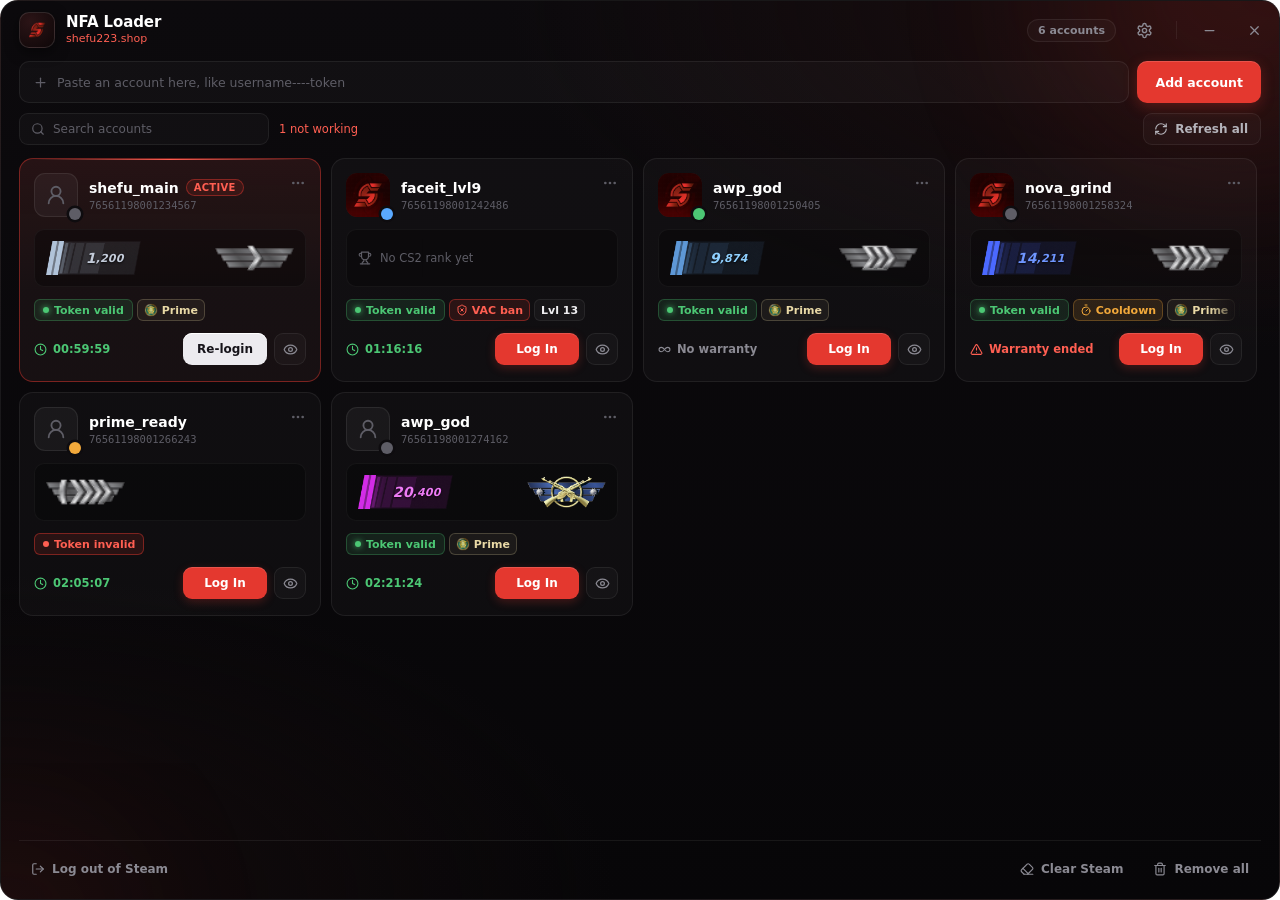
<file: ui/index.html>
<!DOCTYPE html>
<html lang="en">
<head>
  <meta charset="UTF-8" />
  <meta name="viewport" content="width=device-width, initial-scale=1.0" />
  <title>NFA Loader</title>
  <link rel="stylesheet" href="style.css" />
</head>
<body>
  <div id="app">
    <div class="glow glow-a"></div>
    <div class="glow glow-b"></div>

    <header class="header" data-tauri-drag-region>
      <div class="brand-mark" data-tauri-drag-region>
        <img src="assets/brand/logo.png" alt="" data-tauri-drag-region />
      </div>
      <div class="brand-text" data-tauri-drag-region>
        <div class="brand-title" data-tauri-drag-region>NFA Loader</div>
        <div class="brand-sub" data-tauri-drag-region>shefu223.shop</div>
      </div>
      <div class="header-fill" data-tauri-drag-region></div>
      <span id="acct-count" class="count" data-tauri-drag-region>0 accounts</span>
      <button id="settings-btn" class="hbtn" title="Settings" aria-label="Settings"><span data-icon="settings" data-size="17"></span></button>
      <span class="hsep" data-tauri-drag-region></span>
      <button id="min-btn" class="wbtn" title="Minimize" aria-label="Minimize"><span data-icon="minus" data-size="15"></span></button>
      <button id="close-btn" class="wbtn wclose" title="Close" aria-label="Close"><span data-icon="x" data-size="15"></span></button>
    </header>

    <main class="content">
      <div id="admin-banner" class="admin-banner hidden">
        <span class="ab-icon" data-icon="alert" data-size="16"></span>
        <div class="ab-text">
          <div class="ab-title">Not running as admin</div>
          <div class="ab-sub">Logging in can fail. Restart the loader as admin to be safe.</div>
        </div>
        <button id="admin-restart" class="btn btn-soft-red btn-sm">Restart as admin</button>
      </div>

      <section class="add-row">
        <label class="field">
          <span class="field-icon" data-icon="plus" data-size="15"></span>
          <input id="add-input" type="text" spellcheck="false" autocomplete="off"
                 placeholder="Paste an account here, like username----token" />
        </label>
        <button id="add-btn" class="btn btn-primary">Add account</button>
      </section>

      <section class="toolbar" id="toolbar">
        <label class="search">
          <span class="search-icon" data-icon="search" data-size="14"></span>
          <input id="search" type="text" spellcheck="false" autocomplete="off" placeholder="Search accounts" />
          <button id="search-clear" class="search-clear hidden" title="Clear search" aria-label="Clear search"><span data-icon="x" data-size="13"></span></button>
        </label>
        <div id="check-status" class="check-status"></div>
        <button id="refresh-all" class="tbtn" title="Check every account again">
          <span class="tbtn-icon" data-icon="refresh" data-size="14"></span>
          <span class="tbtn-label">Refresh all</span>
        </button>
      </section>

      <section class="grid-wrap" id="grid-wrap">
        <div id="account-grid" class="account-grid"></div>
        <div id="empty-state" class="empty hidden">
          <div class="empty-mark"><img src="assets/brand/logo.png" alt="" /></div>
          <div class="empty-title">No accounts yet</div>
          <div class="empty-sub">Paste a line above, like username----token, and press Add account.</div>
        </div>
        <div id="no-results" class="empty hidden">
          <div class="empty-title">No matches</div>
          <div class="empty-sub" id="no-results-sub"></div>
        </div>
      </section>

      <footer class="footer">
        <button id="logout-btn" class="fbtn"><span data-icon="logout" data-size="14"></span>Log out of Steam</button>
        <span class="footer-fill"></span>
        <button id="clear-steam-btn" class="fbtn"><span data-icon="eraser" data-size="14"></span>Clear Steam</button>
        <button id="clear-all-btn" class="fbtn fbtn-danger"><span data-icon="trash" data-size="14"></span>Remove all</button>
      </footer>
    </main>

    <div id="toast" class="toast" role="status" aria-live="polite"></div>

    <div id="modal-backdrop" class="backdrop hidden">
      <div id="modal" class="modal" role="dialog" aria-modal="true"></div>
    </div>
  </div>

  <template id="card-tpl">
    <article class="card" tabindex="0">
      <div class="card-head">
        <div class="avatar">
          <img class="avatar-img" alt="" loading="lazy" decoding="async" />
          <span class="avatar-fallback" data-icon="user" data-size="22"></span>
          <span class="state-dot"></span>
        </div>
        <div class="card-id">
          <div class="name-row">
            <span class="card-name"></span>
            <span class="active-pill hidden">Active</span>
          </div>
          <div class="card-sid"></div>
        </div>
        <button class="card-more" data-action="menu" title="More" aria-label="More options"><span data-icon="more" data-size="16"></span></button>
      </div>

      <div class="rank-panel"></div>

      <div class="status-row">
        <span class="token-badge"><i class="tdot"></i><span class="tlabel"></span></span>
        <span class="chips"></span>
      </div>

      <div class="card-foot">
        <span class="warranty"></span>
        <button class="btn-login" data-action="login"></button>
        <button class="btn-eye" data-action="token" title="View token" aria-label="View token"><span data-icon="eye" data-size="15"></span></button>
      </div>
    </article>
  </template>

  <script src="app.js"></script>
</body>
</html>
</file>
<file: ui/style.css>
:root {
  --bg: #070608;
  --bg-2: #0c0a0d;
  --surface: rgba(255, 255, 255, 0.028);
  --surface-hover: rgba(255, 255, 255, 0.045);
  --surface-strong: rgba(255, 255, 255, 0.06);
  --inset: rgba(0, 0, 0, 0.32);
  --modal: #0f0d10;
  --line: rgba(255, 255, 255, 0.065);
  --line-strong: rgba(255, 255, 255, 0.12);
  --line-red: rgba(228, 56, 47, 0.45);

  --red: #e4382f;
  --red-soft: #ff5f52;
  --red-tint: rgba(228, 56, 47, 0.12);
  --green: #4cc774;
  --green-tint: rgba(76, 199, 116, 0.11);
  --amber: #f2a93b;
  --amber-tint: rgba(242, 169, 59, 0.12);
  --blue: #5aa9ff;

  --text: #eeedf0;
  --text-2: #b4b3ba;
  --dim: #8b8a93;
  --faint: #5e5d66;

  --r-sm: 7px;
  --r-md: 10px;
  --r-lg: 14px;
  --r-xl: 18px;

  --ease-out: cubic-bezier(0.23, 1, 0.32, 1);
  --font: "Segoe UI Variable Text", "Segoe UI", system-ui, -apple-system, sans-serif;
  --font-display: "Segoe UI Variable Display", "Segoe UI", system-ui, sans-serif;
  --mono: "Cascadia Mono", "Cascadia Code", ui-monospace, Consolas, monospace;

  --card-h: 224px;
}

* { box-sizing: border-box; margin: 0; padding: 0; }

html, body {
  height: 100%;
  background: transparent;
  font-family: var(--font);
  font-size: 12.5px;
  color: var(--text);
  user-select: none;
  cursor: default;
  overflow: hidden;
  -webkit-font-smoothing: antialiased;
}

button { font-family: inherit; color: inherit; background: none; border: none; cursor: pointer; }
button:focus-visible, .card:focus-visible, input:focus-visible { outline: 2px solid rgba(255, 95, 82, 0.6); outline-offset: 2px; }
input { font-family: inherit; }
.i { display: block; flex-shrink: 0; }
[data-icon] { display: inline-flex; align-items: center; justify-content: center; flex-shrink: 0; }

#app {
  position: relative;
  height: 100vh;
  border-radius: var(--r-xl);
  overflow: hidden;
  background:
    radial-gradient(110% 70% at 100% 0%, #1b0d0e 0%, transparent 55%),
    radial-gradient(80% 60% at 0% 100%, #130b0c 0%, transparent 60%),
    linear-gradient(180deg, var(--bg-2), var(--bg));
  border: 1px solid var(--line);
  display: flex;
  flex-direction: column;
}
.maximized #app { border-radius: 0; border: none; }

.glow { position: absolute; border-radius: 50%; filter: blur(90px); pointer-events: none; }
.glow-a { width: 360px; height: 360px; top: -190px; right: -130px; background: var(--red); opacity: 0.13; }
.glow-b { width: 280px; height: 280px; bottom: -170px; left: -140px; background: var(--red); opacity: 0.06; }

.header {
  position: relative; z-index: 5;
  height: 58px; flex-shrink: 0;
  display: flex; align-items: center; gap: 11px;
  padding: 0 8px 0 18px;
}
.brand-mark {
  width: 36px; height: 36px; border-radius: 10px; flex-shrink: 0;
  display: grid; place-items: center;
  background: radial-gradient(circle at 30% 25%, #2b1416, #0e0708);
  border: 1px solid var(--line-strong);
  box-shadow: 0 4px 14px rgba(0, 0, 0, 0.5);
}
.brand-mark img { width: 26px; height: 26px; object-fit: contain; pointer-events: none; }
.brand-text { display: flex; flex-direction: column; line-height: 1.15; }
.brand-title { font-family: var(--font-display); font-size: 15px; font-weight: 700; color: #fff; letter-spacing: -0.1px; }
.brand-sub { font-size: 11px; color: var(--red-soft); margin-top: 2px; }
.header-fill { flex: 1; align-self: stretch; }
.count {
  font-size: 11px; font-weight: 600; color: var(--dim);
  padding: 4px 10px; border-radius: 999px;
  background: var(--surface); border: 1px solid var(--line);
  font-variant-numeric: tabular-nums; white-space: nowrap;
}
.hbtn {
  width: 34px; height: 34px; border-radius: var(--r-md);
  display: grid; place-items: center; color: var(--dim);
  transition: background-color 150ms ease, color 150ms ease, transform 120ms var(--ease-out);
}
.hbtn:hover { background: var(--surface-strong); color: var(--text); }
.hbtn:active { transform: scale(0.94); }
.hsep { width: 1px; height: 18px; background: var(--line); margin: 0 4px; }
.wbtn {
  width: 34px; height: 30px; border-radius: 8px;
  display: grid; place-items: center; color: var(--dim);
  transition: background-color 150ms ease, color 150ms ease;
}
.wbtn:hover { background: var(--surface-strong); color: var(--text); }
.wclose:hover { background: var(--red); color: #fff; }

.content {
  position: relative; z-index: 2;
  flex: 1; min-height: 0;
  display: flex; flex-direction: column;
  padding: 2px 18px 14px;
}

.admin-banner {
  display: flex; align-items: center; gap: 11px;
  padding: 10px 12px; margin-bottom: 10px;
  border-radius: var(--r-md);
  background: var(--red-tint); border: 1px solid var(--line-red);
}
.ab-icon { color: var(--red-soft); }
.ab-text { flex: 1; min-width: 0; }
.ab-title { font-size: 12.5px; font-weight: 650; color: var(--red-soft); }
.ab-sub { font-size: 11px; color: var(--text-2); margin-top: 1px; }

.add-row { display: flex; gap: 8px; flex-shrink: 0; }
.field {
  flex: 1; min-width: 0; height: 42px;
  display: flex; align-items: center; gap: 9px;
  padding: 0 13px;
  border-radius: var(--r-md);
  background: var(--surface); border: 1px solid var(--line);
  cursor: text;
  transition: border-color 150ms ease, box-shadow 150ms ease, background-color 150ms ease;
}
.field:hover { border-color: var(--line-strong); }
.field:focus-within { border-color: var(--line-red); background: var(--surface-hover); box-shadow: 0 0 0 3px rgba(228, 56, 47, 0.1); }
.field-icon { color: var(--faint); }
.field input {
  flex: 1; min-width: 0; height: 100%;
  background: transparent; border: none; outline: none;
  color: var(--text); font-size: 12.5px;
  user-select: text; cursor: text;
}
.field input::placeholder { color: var(--faint); }

.btn {
  height: 42px; padding: 0 18px;
  display: inline-flex; align-items: center; justify-content: center; gap: 7px;
  border-radius: var(--r-md);
  font-size: 12.5px; font-weight: 650; white-space: nowrap;
  transition: transform 120ms var(--ease-out), background-color 150ms ease, border-color 150ms ease, color 150ms ease, box-shadow 150ms ease, filter 150ms ease;
}
.btn:active { transform: scale(0.97); }
.btn:disabled { opacity: 0.55; pointer-events: none; }
.btn-primary { background: var(--red); color: #fff; box-shadow: 0 4px 14px rgba(228, 56, 47, 0.28), inset 0 1px 0 rgba(255, 255, 255, 0.14); }
.btn-primary:hover { filter: brightness(1.08); }
.btn-ghost { background: var(--surface); border: 1px solid var(--line); color: var(--text-2); }
.btn-ghost:hover { background: var(--surface-strong); border-color: var(--line-strong); color: var(--text); }
.btn-soft-red { background: var(--red-tint); border: 1px solid var(--line-red); color: var(--red-soft); }
.btn-soft-red:hover { background: rgba(228, 56, 47, 0.2); }
.btn-sm { height: 32px; padding: 0 12px; font-size: 11.5px; border-radius: 8px; }

.toolbar {
  flex-shrink: 0;
  display: flex; align-items: center; gap: 10px;
  padding: 10px 0 10px;
  border-bottom: 1px solid transparent;
  transition: border-color 200ms ease;
}
.content.scrolled .toolbar { border-bottom-color: var(--line); }
.search {
  width: 250px; height: 32px;
  display: flex; align-items: center; gap: 8px;
  padding: 0 6px 0 11px;
  border-radius: 9px;
  background: var(--surface); border: 1px solid var(--line);
  cursor: text;
  transition: border-color 150ms ease, background-color 150ms ease;
}
.search:hover { border-color: var(--line-strong); }
.search:focus-within { border-color: var(--line-red); background: var(--surface-hover); }
.search-icon { color: var(--faint); }
.search input { flex: 1; min-width: 0; height: 100%; background: transparent; border: none; outline: none; color: var(--text); font-size: 12px; user-select: text; cursor: text; }
.search input::placeholder { color: var(--faint); }
.search-clear { width: 22px; height: 22px; border-radius: 6px; display: grid; place-items: center; color: var(--dim); }
.search-clear:hover { background: var(--surface-strong); color: var(--text); }

.check-status {
  flex: 1; min-width: 0;
  display: flex; align-items: center; gap: 8px;
  font-size: 11.5px; color: var(--dim);
  white-space: nowrap; overflow: hidden; text-overflow: ellipsis;
  font-variant-numeric: tabular-nums;
}
.check-status.warn { color: var(--amber); }
.spin { width: 12px; height: 12px; flex-shrink: 0; border-radius: 50%; border: 2px solid rgba(255, 95, 82, 0.22); border-top-color: var(--red-soft); animation: spin 800ms linear infinite; }

.tbtn {
  height: 32px; padding: 0 12px 0 10px;
  display: inline-flex; align-items: center; gap: 7px;
  border-radius: 9px;
  font-size: 12px; font-weight: 600; color: var(--text-2);
  background: var(--surface); border: 1px solid var(--line);
  transition: background-color 150ms ease, border-color 150ms ease, color 150ms ease, transform 120ms var(--ease-out);
}
.tbtn:hover { background: var(--surface-strong); border-color: var(--line-strong); color: var(--text); }
.tbtn:active { transform: scale(0.97); }
.tbtn.running { color: var(--red-soft); border-color: var(--line-red); background: var(--red-tint); }

.grid-wrap {
  flex: 1; min-height: 0;
  overflow-y: auto; overflow-x: hidden;
  scrollbar-gutter: stable;
  overscroll-behavior: contain;
  padding: 2px 4px 14px 0;
  margin-right: -8px;

  -webkit-mask-image: linear-gradient(180deg, #000 0, #000 calc(100% - 18px), transparent);
  mask-image: linear-gradient(180deg, #000 0, #000 calc(100% - 18px), transparent);
}
.content.scrolled .grid-wrap {
  -webkit-mask-image: linear-gradient(180deg, transparent 0, #000 16px, #000 calc(100% - 18px), transparent);
  mask-image: linear-gradient(180deg, transparent 0, #000 16px, #000 calc(100% - 18px), transparent);
}
.check-status .bad { color: var(--red-soft); }
.grid-wrap::-webkit-scrollbar { width: 8px; }
.grid-wrap::-webkit-scrollbar-track { background: transparent; }
.grid-wrap::-webkit-scrollbar-thumb { background: rgba(255, 255, 255, 0.1); border-radius: 8px; border: 2px solid transparent; background-clip: padding-box; }
.grid-wrap::-webkit-scrollbar-thumb:hover { background: rgba(255, 95, 82, 0.5); background-clip: padding-box; }

.account-grid {
  display: grid;
  grid-template-columns: repeat(auto-fill, minmax(262px, 1fr));
  grid-auto-rows: var(--card-h);
  gap: 10px;
}

.card {
  position: relative;
  height: var(--card-h);
  display: grid;
  grid-template-rows: 44px 58px 22px 32px;
  row-gap: 12px;
  align-content: start;
  padding: 14px;
  border-radius: var(--r-lg);
  background: var(--surface);
  border: 1px solid var(--line);
  cursor: pointer;
  outline: none;
  content-visibility: auto;
  contain-intrinsic-size: auto var(--card-h);
  transition: background-color 150ms ease, border-color 150ms ease;
}
.card:hover { background: var(--surface-hover); border-color: var(--line-strong); }
.card:active { background: var(--surface-strong); }
.card.active { background: linear-gradient(180deg, rgba(228, 56, 47, 0.1), rgba(228, 56, 47, 0.03) 60%), var(--surface); border-color: var(--line-red); }
.card.active::before {
  content: ""; position: absolute; left: 14px; right: 14px; top: -1px; height: 2px; border-radius: 2px;
  background: linear-gradient(90deg, transparent, var(--red-soft), transparent);
}
.card.enter { animation: cardIn 260ms var(--ease-out) both; }
.card.flash { animation: flash 1400ms var(--ease-out) both; }
@keyframes cardIn { from { opacity: 0; transform: translateY(6px); } to { opacity: 1; transform: none; } }
@keyframes flash { 0% { box-shadow: 0 0 0 2px rgba(255, 95, 82, 0.7); } 100% { box-shadow: 0 0 0 2px rgba(255, 95, 82, 0); } }

.card-head { display: flex; align-items: center; gap: 11px; min-width: 0; }
.avatar { position: relative; width: 44px; height: 44px; flex-shrink: 0; }
.avatar-img, .avatar-fallback {
  position: absolute; inset: 0;
  width: 44px; height: 44px; border-radius: 11px;
  background: rgba(255, 255, 255, 0.04);
  box-shadow: inset 0 0 0 1px rgba(255, 255, 255, 0.08);
}
.avatar-fallback { display: grid; place-items: center; color: var(--faint); }
.avatar-img { z-index: 1; object-fit: cover; opacity: 0; transition: opacity 200ms ease; }
.avatar-img.loaded { opacity: 1; }
.avatar-img.loaded + .avatar-fallback { visibility: hidden; }
.state-dot { z-index: 2; }
.state-dot {
  position: absolute; right: -3px; bottom: -3px;
  width: 12px; height: 12px; border-radius: 50%;
  background: var(--faint);
  box-shadow: 0 0 0 2.5px #0e0c0f;
}
.state-dot.online { background: var(--blue); }
.state-dot.ingame { background: var(--green); }
.state-dot.private { background: var(--amber); }

.card-id { flex: 1; min-width: 0; }
.name-row { display: flex; align-items: center; gap: 7px; min-width: 0; }
.card-name { font-size: 14px; font-weight: 650; color: #fff; white-space: nowrap; overflow: hidden; text-overflow: ellipsis; }
.active-pill {
  flex-shrink: 0; font-size: 10px; font-weight: 700; letter-spacing: 0.3px; text-transform: uppercase;
  padding: 2px 7px; border-radius: 999px;
  color: var(--red-soft); background: var(--red-tint); border: 1px solid var(--line-red);
}
.card-sid { margin-top: 3px; font-family: var(--mono); font-size: 10.5px; color: var(--faint); white-space: nowrap; overflow: hidden; text-overflow: ellipsis; }
.card-more {
  align-self: flex-start;
  width: 28px; height: 28px; margin: -4px -6px 0 0; border-radius: 8px;
  display: grid; place-items: center; color: var(--faint);
  transition: background-color 150ms ease, color 150ms ease;
}
.card-more:hover { background: var(--surface-strong); color: var(--text); }

.rank-panel {
  display: flex; align-items: center; gap: 10px;
  padding: 0 12px;
  border-radius: var(--r-md);
  background: var(--inset);
  box-shadow: inset 0 0 0 1px rgba(255, 255, 255, 0.045);
  overflow: hidden;
}
.premier { position: relative; height: 34px; flex-shrink: 0; display: flex; align-items: center; }
.premier img { height: 34px; width: auto; display: block; }
.premier .rating {
  position: absolute; inset: 0 0 0 24%;
  display: flex; align-items: center; justify-content: center;
  font-family: var(--font-display); font-size: 14px; font-weight: 800; font-style: italic;
  color: #fff; letter-spacing: 0.2px; text-shadow: 0 1px 2px rgba(0, 0, 0, 0.8);
  font-variant-numeric: tabular-nums;
}
.wingman { height: 34px; display: flex; align-items: center; }
.premier + .wingman { margin-left: auto; }
.wingman img { height: 32px; width: auto; display: block; }
.rank-empty { display: flex; align-items: center; gap: 8px; font-size: 11.5px; color: var(--faint); }
.rank-empty.bad { color: rgba(255, 95, 82, 0.75); }
.skel { height: 26px; border-radius: 7px; background: linear-gradient(90deg, rgba(255,255,255,0.04) 25%, rgba(255,255,255,0.09) 50%, rgba(255,255,255,0.04) 75%); background-size: 200% 100%; animation: shimmer 1.3s linear infinite; }
.skel.a { width: 110px; }
.skel.b { width: 76px; margin-left: auto; }
@keyframes shimmer { from { background-position: 200% 0; } to { background-position: -200% 0; } }

.status-row {
  display: flex; align-items: center; gap: 4px;
  min-width: 0; overflow: hidden; white-space: nowrap;
  -webkit-mask-image: linear-gradient(90deg, #000 88%, transparent);
  mask-image: linear-gradient(90deg, #000 88%, transparent);
}
.chips { display: contents; }
.token-badge, .chip {
  height: 22px; flex-shrink: 0;
  display: inline-flex; align-items: center; gap: 5px;
  padding: 0 8px; border-radius: 6px;
  font-size: 11px; font-weight: 600; line-height: 1;
  border: 1px solid var(--line); background: rgba(255, 255, 255, 0.03); color: var(--text-2);
}
.tdot { width: 6px; height: 6px; border-radius: 50%; background: currentColor; flex-shrink: 0; }
.token-badge.valid { color: var(--green); background: var(--green-tint); border-color: rgba(76, 199, 116, 0.28); }
.token-badge.valid .tdot { box-shadow: 0 0 6px var(--green); }
.token-badge.invalid { color: var(--red-soft); background: var(--red-tint); border-color: var(--line-red); }
.token-badge.checking, .token-badge.queued, .token-badge.unchecked { color: var(--dim); }
.token-badge.checking .tdot { animation: pulse 1s ease-in-out infinite; }
.token-badge.unknown { color: var(--amber); background: var(--amber-tint); border-color: rgba(242, 169, 59, 0.3); }
@keyframes pulse { 0%, 100% { opacity: 0.3; } 50% { opacity: 1; } }

.chip { padding: 0 6px; gap: 4px; }
.chip img { width: 14px; height: 14px; }
.chip.prime { color: #e9d9a6; border-color: rgba(233, 217, 166, 0.22); background: rgba(233, 217, 166, 0.06); }
.chip.good { color: var(--green); border-color: rgba(76, 199, 116, 0.22); }
.chip.bad { color: var(--red-soft); background: var(--red-tint); border-color: var(--line-red); }
.chip.warn { color: var(--amber); background: var(--amber-tint); border-color: rgba(242, 169, 59, 0.28); }
.chip.lvl { color: var(--text); }

.card-foot { display: flex; align-items: center; gap: 7px; min-width: 0; }
.warranty {
  flex: 1; min-width: 0;
  display: flex; align-items: center; gap: 6px;
  font-size: 11.5px; font-weight: 600; color: var(--dim);
  white-space: nowrap; overflow: hidden; text-overflow: ellipsis;
  font-variant-numeric: tabular-nums;
}
.warranty.active { color: var(--green); }
.warranty.expired { color: var(--red-soft); }
.warranty .wt { overflow: hidden; text-overflow: ellipsis; }
.btn-login {
  height: 32px; min-width: 84px; padding: 0 14px; flex-shrink: 0;
  border-radius: 9px;
  font-size: 12px; font-weight: 650;
  background: var(--red); color: #fff;
  box-shadow: 0 3px 10px rgba(228, 56, 47, 0.25), inset 0 1px 0 rgba(255, 255, 255, 0.14);
  transition: transform 120ms var(--ease-out), filter 150ms ease, background-color 150ms ease;
}
.btn-login:hover { filter: brightness(1.08); }
.btn-login:active { transform: scale(0.96); }
.btn-login.relogin { background: #ecebef; color: #16141a; box-shadow: inset 0 1px 0 #fff; }
.btn-login.busy { pointer-events: none; opacity: 0.7; }
.btn-eye {
  width: 32px; height: 32px; flex-shrink: 0; border-radius: 9px;
  display: grid; place-items: center; color: var(--dim);
  background: var(--surface); border: 1px solid var(--line);
  transition: background-color 150ms ease, color 150ms ease, border-color 150ms ease, transform 120ms var(--ease-out);
}
.btn-eye:hover { background: var(--surface-strong); border-color: var(--line-strong); color: var(--text); }
.btn-eye:active { transform: scale(0.94); }

.empty { display: flex; flex-direction: column; align-items: center; text-align: center; padding: 64px 20px; }
.empty-mark { width: 56px; height: 56px; border-radius: 15px; display: grid; place-items: center; margin-bottom: 16px; background: var(--surface); border: 1px solid var(--line); }
.empty-mark img { width: 34px; height: 34px; object-fit: contain; opacity: 0.8; }
.empty-title { font-size: 14px; font-weight: 650; color: var(--text-2); }
.empty-sub { font-size: 12px; color: var(--faint); margin-top: 5px; max-width: 320px; line-height: 1.5; }

.footer { flex-shrink: 0; display: flex; align-items: center; gap: 6px; padding-top: 12px; border-top: 1px solid var(--line); }
.footer-fill { flex: 1; }
.fbtn {
  height: 32px; padding: 0 12px;
  display: inline-flex; align-items: center; gap: 7px;
  border-radius: 8px;
  font-size: 12px; font-weight: 600; color: var(--dim);
  transition: background-color 150ms ease, color 150ms ease;
}
.fbtn:hover { background: var(--surface-strong); color: var(--text); }
.fbtn-danger:hover { background: var(--red-tint); color: var(--red-soft); }

.toast {
  position: absolute; left: 50%; bottom: 62px; z-index: 40;
  max-width: min(440px, calc(100% - 40px));
  display: flex; align-items: center; gap: 9px;
  padding: 10px 14px; border-radius: 11px;
  font-size: 12.5px; font-weight: 550; line-height: 1.35;
  color: var(--text);
  background: rgba(24, 21, 25, 0.96); border: 1px solid var(--line-strong);
  box-shadow: 0 12px 32px rgba(0, 0, 0, 0.5);
  opacity: 0; transform: translate(-50%, 8px); pointer-events: none;
  transition: opacity 200ms var(--ease-out), transform 200ms var(--ease-out);
}
.toast.show { opacity: 1; transform: translate(-50%, 0); }
.toast .ti { flex-shrink: 0; }
.toast.ok .ti { color: var(--green); }
.toast.err .ti { color: var(--red-soft); }
.toast.info .ti { color: var(--dim); }

.backdrop {
  position: absolute; inset: 0; z-index: 30;
  display: grid; place-items: center;
  background: rgba(3, 2, 4, 0.66);
  backdrop-filter: blur(4px);
  opacity: 0; transition: opacity 180ms var(--ease-out);
}
.backdrop.show { opacity: 1; }
.modal {
  width: calc(100% - 48px); max-width: 420px; max-height: calc(100% - 56px);
  overflow-y: auto; overscroll-behavior: contain;
  padding: 20px;
  border-radius: var(--r-xl);
  background: var(--modal); border: 1px solid var(--line-strong);
  box-shadow: 0 24px 64px rgba(0, 0, 0, 0.65);
  transform: scale(0.96); opacity: 0;
  transition: transform 200ms var(--ease-out), opacity 200ms var(--ease-out);
}
.backdrop.show .modal { transform: none; opacity: 1; }
.modal::-webkit-scrollbar { width: 6px; }
.modal::-webkit-scrollbar-thumb { background: rgba(255, 255, 255, 0.1); border-radius: 6px; }
.modal-head { display: flex; align-items: center; justify-content: space-between; gap: 10px; margin-bottom: 14px; }
.modal-head h2 { font-family: var(--font-display); font-size: 16px; font-weight: 700; color: #fff; }
.modal-close { width: 30px; height: 30px; border-radius: 8px; display: grid; place-items: center; color: var(--dim); flex-shrink: 0; transition: background-color 150ms ease, color 150ms ease; }
.modal-close:hover { background: var(--surface-strong); color: var(--text); }
.modal .sub { font-size: 12.5px; color: var(--text-2); line-height: 1.55; margin-bottom: 14px; }
.modal .sub b { color: #fff; font-weight: 650; }
.modal-label { font-size: 10.5px; font-weight: 700; letter-spacing: 1.2px; text-transform: uppercase; color: var(--faint); margin: 16px 0 8px; }
.modal-actions { display: flex; gap: 8px; margin-top: 18px; }
.modal-actions .btn { flex: 1; }

.confirm-icon { width: 44px; height: 44px; border-radius: 12px; display: grid; place-items: center; margin: 2px auto 14px; color: var(--red-soft); background: var(--red-tint); border: 1px solid var(--line-red); }
.confirm-icon.neutral { color: var(--text-2); background: var(--surface); border-color: var(--line); }
.confirm-title { font-family: var(--font-display); font-size: 16px; font-weight: 700; color: #fff; text-align: center; margin-bottom: 6px; }
.modal .sub.center { text-align: center; }

.detail-head { display: flex; align-items: center; gap: 13px; }
.detail-head .avatar, .detail-head .avatar-img, .detail-head .avatar-fallback { width: 54px; height: 54px; border-radius: 13px; }
.detail-head .state-dot { width: 13px; height: 13px; box-shadow: 0 0 0 2.5px var(--modal); }
.detail-name { font-family: var(--font-display); font-size: 17px; font-weight: 700; color: #fff; white-space: nowrap; overflow: hidden; text-overflow: ellipsis; }
.detail-sid { font-family: var(--mono); font-size: 11px; color: var(--faint); margin-top: 2px; }
.detail-head .token-badge { margin-top: 8px; }
.detail-rank { height: 62px; margin-top: 16px; }
.detail-rank .premier, .detail-rank .premier img, .detail-rank .wingman { height: 38px; }
.detail-rank .wingman img { height: 36px; }
.detail-rank .premier .rating { font-size: 16px; }
.detail-rank .premier .rating small { font-size: 12px !important; }
.stat-grid { display: grid; grid-template-columns: 1fr 1fr; gap: 8px; margin-top: 10px; }
.stat { padding: 10px 12px; border-radius: var(--r-md); background: var(--surface); border: 1px solid var(--line); min-width: 0; }
.stat .sl { font-size: 10.5px; color: var(--faint); }
.stat .sv { margin-top: 3px; font-size: 13px; font-weight: 650; line-height: 1.3; color: var(--text); overflow-wrap: anywhere; font-variant-numeric: tabular-nums; }
.stat .sx { margin-left: 6px; font-size: 11px; font-weight: 550; color: var(--dim); }
.stat .sv.good { color: var(--green); }
.stat .sv.bad { color: var(--red-soft); }
.stat .sv.warn { color: var(--amber); }
.stat .sv.muted { color: var(--faint); font-weight: 550; }
.detail-actions { display: grid; grid-template-columns: 1fr 1fr; gap: 8px; margin-top: 16px; }
.detail-actions .btn { height: 38px; font-size: 12px; }
.detail-actions .span2 { grid-column: span 2; height: 42px; font-size: 13px; }
.detail-remove { display: block; margin: 12px auto 0; font-size: 11.5px; font-weight: 600; color: var(--faint); padding: 5px 10px; border-radius: 7px; transition: color 150ms ease, background-color 150ms ease; }
.detail-remove:hover { color: var(--red-soft); background: var(--red-tint); }

.menu-row { display: flex; align-items: center; gap: 12px; padding: 10px; border-radius: var(--r-md); transition: background-color 150ms ease; }
.menu-row:hover { background: var(--surface-strong); }
.menu-row .ico { width: 34px; height: 34px; border-radius: 9px; display: grid; place-items: center; flex-shrink: 0; background: var(--surface); border: 1px solid var(--line); color: var(--text-2); }
.menu-row .t { font-size: 13px; font-weight: 600; color: var(--text); text-align: left; }
.menu-row .s { font-size: 11.5px; color: var(--dim); margin-top: 1px; text-align: left; }
.menu-row.danger .ico { color: var(--red-soft); background: var(--red-tint); border-color: var(--line-red); }
.menu-row.danger .t { color: var(--red-soft); }
.menu { display: flex; flex-direction: column; gap: 2px; }
.menu > button { width: 100%; }

.token-box {
  max-height: 150px; overflow-y: auto;
  padding: 12px 13px; border-radius: var(--r-md);
  background: #09080a; border: 1px solid var(--line);
  font-family: var(--mono); font-size: 11.5px; line-height: 1.55;
  color: var(--text-2); word-break: break-all;
  user-select: text; cursor: text;
}
.token-box .tu { color: #fff; }
.token-box .ts { color: var(--faint); }
.token-box .tt { color: var(--red-soft); }

.set-field { height: 40px; display: flex; align-items: center; padding: 0 12px; border-radius: var(--r-md); background: var(--surface); border: 1px solid var(--line); transition: border-color 150ms ease; }
.set-field:focus-within { border-color: var(--line-red); }
.set-field input { width: 100%; height: 100%; background: transparent; border: none; outline: none; color: var(--text); font-size: 12.5px; user-select: text; cursor: text; }
.set-field input.mono { font-family: var(--mono); font-size: 12px; }
.set-field input::placeholder { color: var(--faint); font-family: var(--font); }
.set-hint { font-size: 11.5px; color: var(--dim); line-height: 1.55; margin-top: 8px; }
.set-hint a { color: var(--red-soft); cursor: pointer; text-decoration: underline; text-underline-offset: 2px; }
.key-state { display: inline-flex; align-items: center; gap: 6px; font-size: 11.5px; font-weight: 600; margin-top: 10px; }
.key-state.on { color: var(--green); }
.key-state.off { color: var(--faint); }

.hidden { display: none !important; }
@keyframes spin { to { transform: rotate(360deg); } }

@media (max-width: 720px) {
  .search { width: 190px; }
  .tbtn-label { display: none; }
  .tbtn { padding: 0 9px; }
}

@media (prefers-reduced-motion: reduce) {
  *, *::before, *::after { animation-duration: 1ms !important; animation-iteration-count: 1 !important; transition-duration: 1ms !important; }
}
</file>
